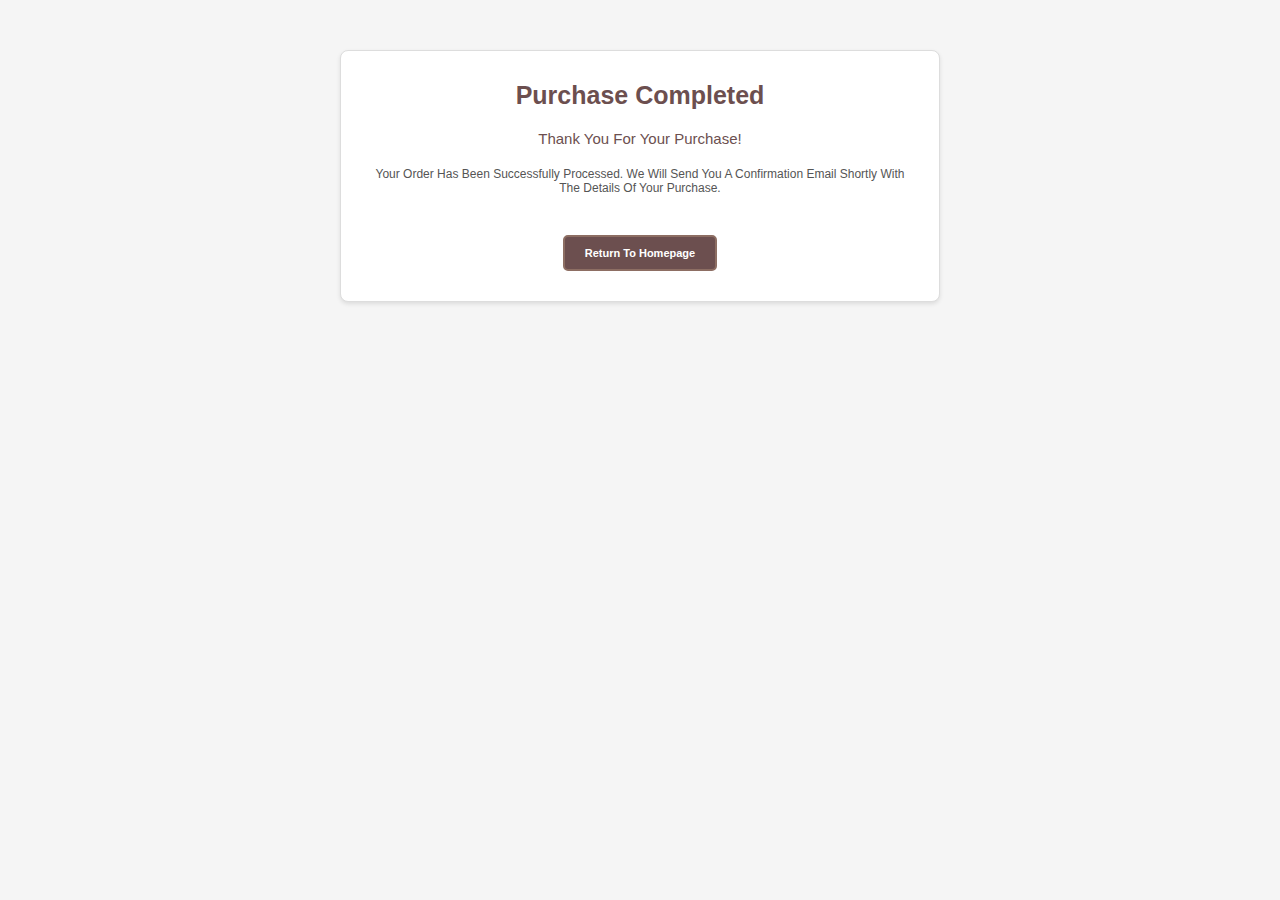
<file: Wormhole RYxJK/purchase_completed.html>
<!DOCTYPE html>
<html lang="en">
<head>
    <meta charset="UTF-8">
    <meta name="viewport" content="width=device-width, initial-scale=1.0">
    <link rel="stylesheet" href="style.css">
    <title>Purchase Completed</title>
    <style>
       /* Inline styles for the purchase completed page */
body {
    font-family: 'Outfit', sans-serif;
    background-color: #f5f5f5;
    color: #333;
    margin: 0;
    padding: 0;
    text-align: center;
}

.purchase-wrapper {
    max-width: 600px;
    margin: 50px auto;
    padding: 30px;
    background: #fff;
    border-radius: 8px;
    box-shadow: 0 2px 4px rgba(0, 0, 0, 0.1);
    border: 1px solid #ddd;
}

.purchase-title {
    font-size: 2.5em; /* Larger font size for the title */
    color: #6c4f4f; /* Vintage brown color for the title */
    margin-bottom: 20px;
    font-weight: 600;
}

.purchase-message {
    font-size: 1.5em; /* Larger font size for the message */
    color: #6c4f4f; /* Vintage brown color for the message */
    margin-bottom: 20px;
}

.purchase-details {
    font-size: 1.2em; /* Larger font size for details */
    color: #555;
    margin-bottom: 30px;
}

.btn {
    display: inline-block;
    padding: 10px 20px;
    color: #fff;
    background-color: #6c4f4f; /* Vintage brown color */
    text-decoration: none;
    border-radius: 5px;
    font-size: 1.1em;
    transition: background-color 0.3s ease;
    font-weight: 600;
}

.btn:hover {
    background-color: #4a3a3a; /* Darker vintage brown color */
}

    </style>
</head>
<body>

    <div class="purchase-wrapper">
        <h1 class="purchase-title">Purchase Completed</h1>
        <p class="purchase-message">Thank you for your purchase!</p>
        <p class="purchase-details">Your order has been successfully processed. We will send you a confirmation email shortly with the details of your purchase.</p>
        <a href="index.html" class="btn">Return to Homepage</a>
    </div>

</body>
</html>
</file>
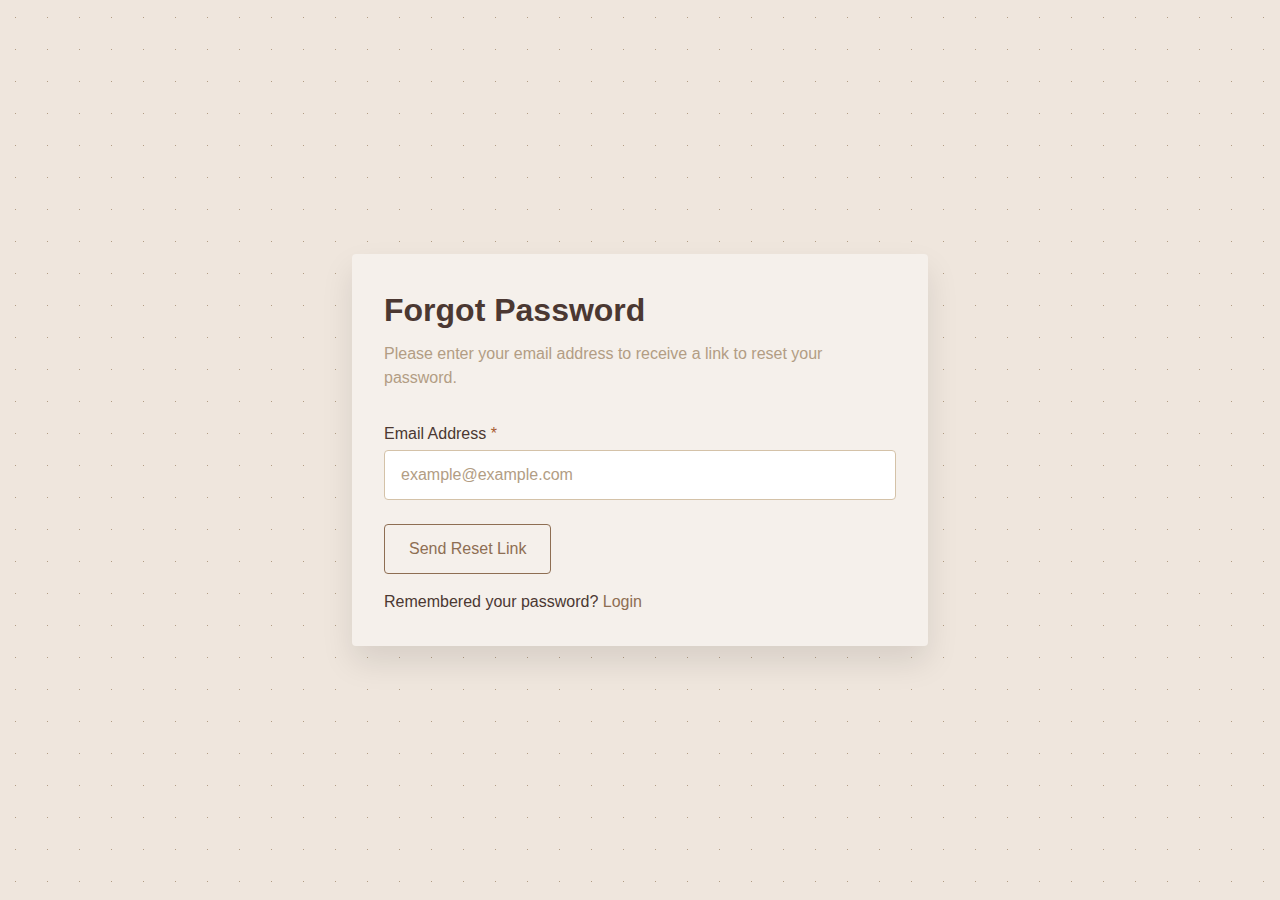
<file: Wormhole RYxJK/signinup/forgot-password.html>
<!DOCTYPE html>
<html lang="en">
<head>
	<meta charset="UTF-8">
	<meta name="viewport" content="width=device-width, initial-scale=1.0">
	<link rel="stylesheet" href="style.css">
	<title>Forgot Password</title>
</head>
<body>

	<div class="form-wrapper">
		<h2 class="form-title">Forgot Password</h2>
		<p class="form-detail">Please enter your email address to receive a link to reset your password.</p>
		<form action="login.html" method="POST">
			<div class="form-group">
				<label for="email" class="required">Email Address</label>
				<input type="email" id="email" placeholder="example@example.com" required>
			</div>
			<button type="submit" class="btn btn-blue mb-4">Send Reset Link</button>
			<p>Remembered your password? <a href="login.html" class="form-link">Login</a></p>
		</form>
	</div>

	<script src="script.js"></script>
</body>
</html>
</file>
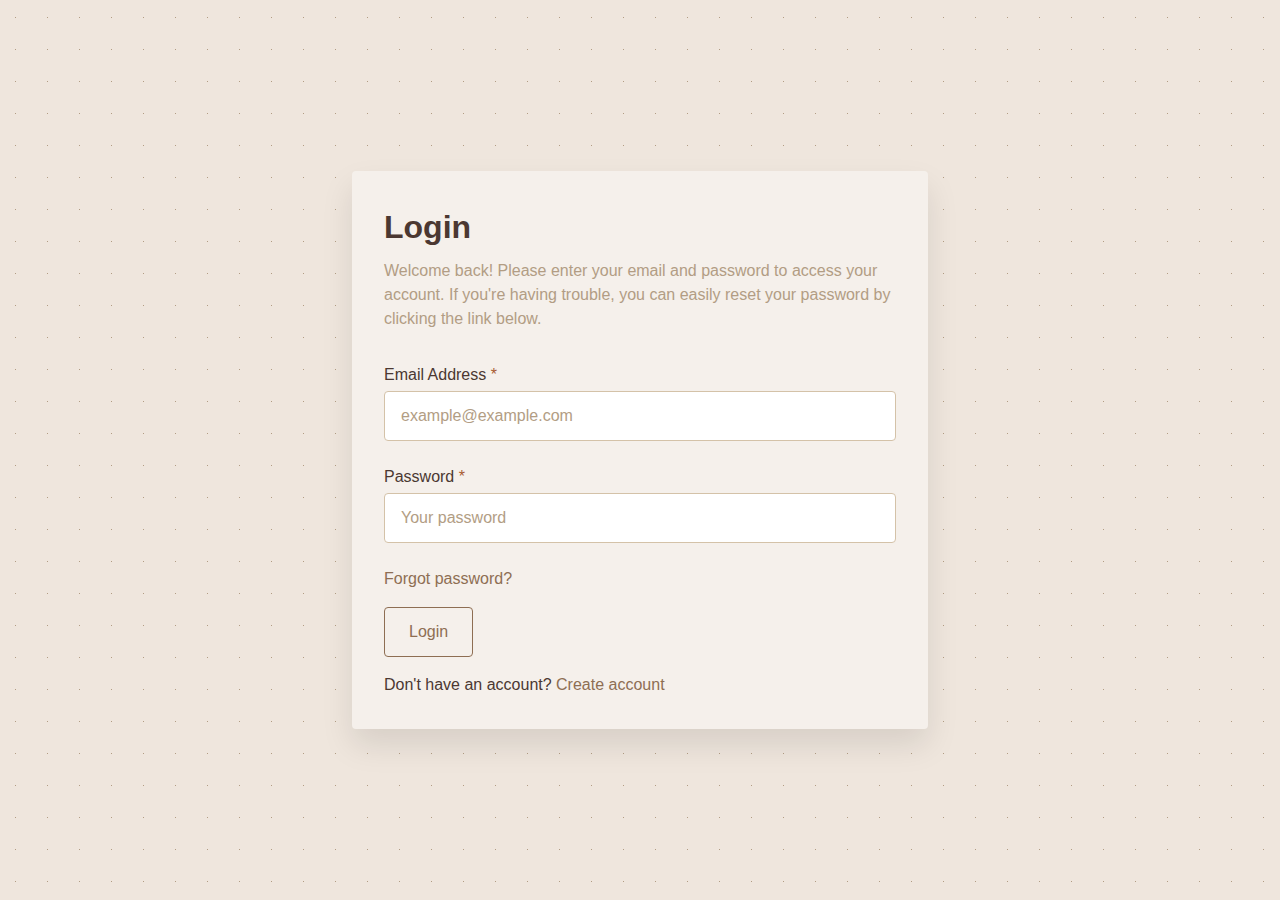
<file: Wormhole RYxJK/signinup/login.html>
<!DOCTYPE html>
<html lang="en">
<head>
    <meta charset="UTF-8">
    <meta name="viewport" content="width=device-width, initial-scale=1.0">
    <link rel="stylesheet" href="style.css">
    <title>Login</title>
    <style>
        .success-message {
            color: #ad5c0f;
            text-align: center;
            margin-bottom: 20px;
            font-size: 1.2em;
        }
    </style>
</head>
<body>

    <div class="form-wrapper">
        <h2 class="form-title">Login</h2>
        <p class="form-detail">Welcome back! Please enter your email and password to access your account. If you're having trouble, you can easily reset your password by clicking the link below.</p>
        
        <div id="success-message" class="success-message" style="display: none;">
            Registration was successful! Please log in.
        </div>
        
        <form action="login.php" method="POST">
            <div class="form-group">
                <label for="email" class="required">Email Address</label>
                <input type="email" id="email" name="email" placeholder="example@example.com" required>
            </div>
            <div class="form-group">
                <label for="password" class="required">Password</label>
                <input type="password" id="password" name="password" placeholder="Your password" required>
            </div>
            <div class="mb-4">
                <a href="forgot-password.html" class="form-link">Forgot password?</a>
            </div>
            <button type="submit" class="btn btn-blue mb-4">Login</button>
            <p>Don't have an account? <a href="register.html" class="form-link">Create account</a></p>
        </form>
        
    </div>
    
    <script src="script.js"></script>
    <script>
        const params = new URLSearchParams(window.location.search);
        if (params.get('registration') === 'success') {
            document.getElementById('success-message').style.display = 'block';
        }
    </script>
</body>
</html>
</file>
<file: Wormhole RYxJK/style.css>
#custom-modal {
  position: fixed;
  top: 50%;
  left: 50%;
  transform: translate(-50%, -50%);
  background-color: #f7f1e3;
  border: 1px solid #c7b299;
  border-radius: 8px;
  padding: 20px;
  z-index: 1000;
  box-shadow: 0 4px 8px rgba(59, 49, 37, 0.3);
  width: 300px;
  text-align: center;
  font-family: 'Poppins', sans-serif;
}

#custom-modal p {
  font-size: 16px;
  color: #4e342e;
}

#custom-modal button {
  border: none;
  border-radius: 5px;
  padding: 10px 20px;
  margin-top: 10px;
  cursor: pointer;
  font-size: 16px;
}

#custom-modal .ok-button {
  background-color: #8d6e63;
  color: #f7f1e3;
}

#custom-modal .cancel-button {
  background-color: #d7ccc8;
  color: #4e342e;
  margin-left: 10px;
}

* {
  font-family: 'Poppins', sans-serif;
  margin: 0;
  padding: 0;
  box-sizing: border-box;
  outline: none;
  border: none;
  text-decoration: none;
  text-transform: capitalize;
  transition: .2s linear;
}

html {
  font-size: 62.5%;
  overflow-x: hidden;
  scroll-behavior: smooth;
  scroll-padding-top: 5rem;
}

html::scrollbar {
  width: 1rem;
}

html::scrollbar-track {
  background: #f7f1e3;
}

html::scrollbar-thumb {
  background: #8d6e63;
}

section {
  padding: 5rem 9%;
}

.btn {
  margin-top: 1rem;
  display: inline-block;
  border: 0.2rem solid #8d6e63;
  color: #8d6e63;
  cursor: pointer;
  background: none;
  font-size: 1.7rem;
  padding: 1rem 3rem;
}

.btn:hover {
  background: #8d6e63;
  color: #f7f1e3;
}

.heading {
  text-align: center;
  margin-bottom: 2.5rem;
  font-size: 4rem;
  color: #4e342e;
}

.header {
  position: fixed;
  top: 0;
  left: 0;
  right: 0;
  padding: 2rem 9%;
  z-index: 1000;
  display: flex;
  align-items: center;
}

.header.active {
  background: #f7f1e3;
  box-shadow: 0 0.5rem 1rem rgba(59, 49, 37, 0.1);
}

.header .logo {
  margin-right: auto;
  font-size: 2.5rem;
  color: #4e342e;
  font-weight: bolder;
}

.header .logo i {
  color: #b0a29e;
}

.header .navbar a {
  margin-left: 2rem;
  font-size: 1.7rem;
  color: #4e342e;
}

.header .navbar a:hover {
  color: #8d6e63;
}

.header .navbar #nav-close {
  font-size: 5rem;
  cursor: pointer;
  color: #4e342e;
  display: none;
}

.header .icons a,
.header .icons div {
  font-size: 2.5rem;
  margin-left: 2rem;
  cursor: pointer;
  color: #4e342e;
}

.header .icons a:hover,
.header .icons div:hover {
  color: #8d6e63;
}

.header #menu-btn {
  display: none;
}

.search-form {
  position: fixed;
  top: 0;
  left: 0;
  height: 100%;
  width: 100%;
  background: rgba(59, 49, 37, .8);
  display: flex;
  align-items: center;
  justify-content: center;
  z-index: 10000;
  transform: translateY(-110%);
}

.search-form.active {
  transform: translateY(0%);
}

.search-form #close-search {
  position: absolute;
  top: 1.5rem;
  right: 2.5rem;
  cursor: pointer;
  color: #f7f1e3;
  font-size: 6rem;
}

.search-form #close-search:hover {
  color: #8d6e63;
}

.search-form form {
  width: 70rem;
  margin: 0 2rem;
  padding-bottom: 2rem;
  border-bottom: 0.2rem solid #f7f1e3;
  display: flex;
  align-items: center;
}

.search-form form input {
  width: 100%;
  font-size: 2rem;
  color: #f7f1e3;
  text-transform: none;
  background: none;
  padding-right: 2rem;
}

.search-form form input::placeholder {
  color: #d7ccc8;
}

.search-form form label {
  font-size: 3rem;
  cursor: pointer;
  color: #f7f1e3;
}

.search-form form label:hover {
  color: #8d6e63;
}

.about {
  background: #e0d7c6;
  display: flex;
  align-items: center;
  flex-wrap: wrap;
  gap: 2rem;
}

.about .image {
  flex: 1 1 42rem;
  padding-right: 5rem;
  padding-bottom: 5rem;
}

.about .image img {
  width: 100%;
  box-shadow: 4rem 4rem rgba(59, 49, 37, 0.1);
}

.about .content {
  flex: 1 1 42rem;
}

.about .content h3 {
  font-size: 3rem;
  color: #8d6e63;
}

.about .content p {
  font-size: 1.5rem;
  color: #4e342e;
  padding: 1rem 0;
  line-height: 2;
}

.shop .slide {
  border: 0.2rem solid #4e342e;
}

.shop .slide:hover .image .icons {
  transform: translateY(0);
}

.shop .slide .image {
  position: relative;
  overflow: hidden;
  height: 30rem;
  width: 100%;
}

.shop .slide .image img {
  height: 100%;
  width: 100%;
  object-fit: cover;
}

.shop .slide .image .icons {
  width: 100%;
  position: absolute;
  bottom: 2rem;
  left: 0;
  text-align: center;
  z-index: 10;
  transform: translateY(7rem);
}

.shop .slide .image .icons a {
  height: 4.5rem;
  width: 4.5rem;
  line-height: 4.5rem;
  font-size: 1.7rem;
  background: #4e342e;
  color: #f7f1e3;
  margin: 0 .2rem;
}

.shop .slide .image .icons a:hover {
  background: #8d6e63;
}

.shop .slide .content {
  padding: 1rem 0;
  text-align: center;
}

.shop .slide .content h3 {
  font-size: 2rem;
  color: #4E342E; /* Vintage brown */
}

.shop .slide .content .price {
  padding: 1rem 0;
  padding-top: .5rem;
  font-size: 2rem;
  color: #8C4D30; /* Vintage copper */
}

.shop .slide .content .stars {
  font-size: 1.7rem;
  color: #4E342E; /* Vintage brown */
}

.packages {
  background: #FAEBD7; /* Antique white */
}

.packages .box-container {
  display: grid;
  grid-template-columns: repeat(auto-fit, minmax(32rem, 1fr));
  gap: 1.5rem;
}

.packages .box-container .box {
  text-align: center;
  background: #FFF8DC; /* Cornsilk */
  border: 0.2rem solid #4E342E; /* Vintage brown */
  box-shadow: 0 0.5rem 1rem rgba(0, 0, 0, 0.1);
  border-radius: .5rem;
}

.packages .box-container .box:hover {
  background: #4E342E; /* Vintage brown */
}

.packages .box-container .box:hover .content > * {
  color: #FFF8DC; /* Cornsilk */
}

.packages .box-container .box:hover .btn {
  border-color: #FFF8DC; /* Cornsilk */
}

.packages .box-container .box:hover .btn:hover {
  background: #FFF8DC; /* Cornsilk */
  color: #4E342E; /* Vintage brown */
}

.packages .box-container .box .image {
  height: 25rem;
  overflow: hidden;
  padding: 2rem;
  padding-bottom: 0;
  border-radius: .5rem;
}

.packages .box-container .box .image img {
  height: 100%;
  width: 100%;
  object-fit: cover;
  border-radius: .5rem;
}

.packages .box-container .box .content {
  padding: 2rem;
}

.packages .box-container .box .content h3 {
  font-size: 2rem;
  color: #4E342E; /* Vintage brown */
}

.packages .box-container .box .content p {
  font-size: 1.5rem;
  color: #4E342E; /* Vintage brown */
  padding: 1rem 0;
  line-height: 2;
}

.packages .box-container .box .content .price {
  font-size: 2rem;
  color: #8C4D30; /* Vintage copper */
}

.services {
  background: #FAEBD7; /* Antique white */
}

.services .box-container {
  display: grid;
  grid-template-columns: repeat(auto-fit, minmax(31rem, 1fr));
  gap: 1.5rem;
}

.services .box-container .box {
  text-align: center;
  padding: 2rem;
  border: 0.2rem solid #4E342E; /* Vintage brown */
  border-radius: .5rem;
  background: #FFF8DC; /* Cornsilk */
}

.services .box-container .box:hover {
  background: #4E342E; /* Vintage brown */
}

.services .box-container .box:hover img {
  filter: invert(1);
}

.services .box-container .box:hover p {
  color: #FFF8DC; /* Cornsilk */
}

.services .box-container .box:hover .btn {
  border-color: #FFF8DC; /* Cornsilk */
  color: #FFF8DC; /* Cornsilk */
}

.services .box-container .box:hover .btn:hover {
  background: #FFF8DC; /* Cornsilk */
  color: #4E342E; /* Vintage brown */
}

.services .box-container .box img {
  height: 10rem;
  margin-bottom: 1rem;
}

.services .box-container .box h3 {
  font-size: 2rem;
  color: #8C4D30; /* Vintage copper */
}

.services .box-container .box p {
  font-size: 1.5rem;
  color: #4E342E; /* Vintage brown */
  padding: 1rem 0;
  line-height: 2;
}

.reviews .slide .text {
  padding: 2rem;
  font-size: 1.5rem;
  font-style: italic;
  background: #FAEBD7; /* Antique white */
  border-radius: .5rem;
  color: #4E342E; /* Vintage brown */
  line-height: 2;
  position: relative;
  z-index: 0;
  margin-bottom: 3rem;
}

.reviews .slide .text::before {
  content: '';
  position: absolute;
  bottom: -1.5rem;
  left: .7rem;
  height: 3rem;
  width: 3rem;
  background: #FAEBD7; /* Antique white */
  transform: rotate(45deg);
}

.reviews .slide .user {
  display: flex;
  align-items: center;
  gap: 1rem;
}

.reviews .slide .user img {
  height: 7rem;
  width: 7rem;
  border-radius: 50%;
}

.reviews .slide .user h3 {
  font-size: 2rem;
  color: #4E342E; /* Vintage brown */
}

.reviews .slide .user span {
  color: #8C4D30; /* Vintage copper */
  font-size: 1.5rem;
}

.blogs .slide {
  text-align: center;
  padding: 2rem;
}

.blogs .slide img {
  height: 25rem;
  width: 100%;
  object-fit: cover;
  border-radius: .5rem;
}

.blogs .slide .icons {
  background: #4E342E; /* Vintage brown */
  border-radius: .5rem;
  padding: 1rem;
  position: relative;
  top: -2rem;
  display: inline-block;
}

.blogs .slide .icons a {
  font-size: 1.4rem;
  color: #FFF8DC; /* Cornsilk */
  margin: 0 1rem;
}

.blogs .slide .icons a:hover {
  color: #8C4D30; /* Vintage copper */
}

.blogs .slide .icons a i {
  padding-right: .5rem;
  color: #8C4D30; /* Vintage copper */
}

.blogs .slide h3 {
  font-size: 2rem;
  color: #4E342E; /* Vintage brown */
}

.blogs .slide p {
  font-size: 1.4rem;
  padding: 1rem 0;
  line-height: 2;
  color: #4E342E; /* Vintage brown */
}

.newsletter {
  background: #FAEBD7; /* Antique white */
}

.newsletter .content {
  max-width: 70rem;
  margin: 1rem auto;
  text-align: center;
}

.newsletter .content p {
  font-size: 1.5rem;
  line-height: 2;
  color: #4E342E; /* Vintage brown */
}

.newsletter .content form {
  margin-top: 2rem;
  background: #FFF8DC; /* Cornsilk */
  border-radius: 5rem;
  border: 0.2rem solid #4E342E; /* Vintage brown */
  padding: .7rem;
  display: flex;
}

.newsletter .content form .email {
  width: 100%;
  background: none;
  text-transform: none;
  font-size: 1.6rem;
  color: #4E342E; /* Vintage brown */
  padding: 0 1.3rem;
}

.newsletter .content form .btn {
  margin-top: 0;
  border-radius: 5rem;
  background: #4E342E; /* Vintage brown */
  color: #FFF8DC; /* Cornsilk */
}

.newsletter .content form .btn:hover {
  background: none;
  color: #4E342E; /* Vintage brown */
}

.clients .slide {
  text-align: center;
}

.clients .slide img {
  height: 12rem;
}

.footer {
  background: linear-gradient(rgba(43, 38, 28, 0.8), rgba(43, 38, 28, 0.8)), url(../images/footer-bg.jpg) no-repeat;
  background-size: cover;
  background-position: center;
  background-attachment: fixed;
}

.footer .box-container {
  display: grid;
  grid-template-columns: repeat(auto-fit, minmax(25rem, 1fr));
  gap: 1.5rem;
}

.footer .box-container .box h3 {
  font-size: 2rem;
  padding: 1.5rem 0;
  color: #f4f1e9;
}

.footer .box-container .box a {
  display: block;
  font-size: 1.4rem;
  color: #f4f1e9;
  padding: 1rem 0;
}

.footer .box-container .box a i {
  color: #bf9000;
  padding-right: .5rem;
}

.footer .box-container .box a:hover {
  color: #bf9000;
}

.footer .box-container .box a:hover i {
  padding-right: 2rem;
}

.footer .credit {
  text-align: center;
  margin-top: 2.5rem;
  padding: 1rem;
  padding-top: 2.5rem;
  font-size: 2rem;
  color: #f4f1e9;
}

.footer .credit span {
  color: #bf9000;
}

@media (max-width: 1200px) {
  .header {
    padding: 2rem;
  }

  section {
    padding: 3rem 2rem;
  }
}

@media (max-width: 991px) {
  html {
    font-size: 55%;
    scroll-padding-top: 7rem;
  }

  .home .box {
    padding: 2rem;
    justify-content: center;
    background-position: right !important;
  }

  .home .box.second {
    justify-content: center;
    background-position: left !important;
  }

  .content {
    text-align: center;
  }

  .content span {
    font-size: 3rem;
  }

  .content h3 {
    font-size: 4rem;
  }
}

@media (max-width: 768px) {
  .header #menu-btn {
    display: inline-block;
  }

  .header .navbar {
    position: fixed;
    top: 0%;
    left: -110%;
    background: #f4f1e9;
    z-index: 10000;
    width: 35rem;
    height: 100%;
    display: flex;
    flex-flow: column;
    align-items: center;
    justify-content: center;
  }

  .header .navbar.active {
    left: 0%;
    box-shadow: 0 0 0 100vw rgba(43, 38, 28, 0.8);
  }

  .header a {
    margin: 1rem 0;
    font-size: 3rem;
  }

  .header .navbar #nav-close {
    display: block;
    position: absolute;
    top: 1rem;
    right: 1.5rem;
  }

  .swiper-button-next::after,
  .swiper-button-prev::after {
    display: none;
  }
}

@media (max-width: 450px) {
  html {
    font-size: 50%;
  }

  .heading {
    font-size: 3rem;
  }
}

.home {
  padding: 0;
}

.home .box {
  min-height: 100vh;
  display: flex;
  align-items: center;
  background-size: cover !important;
  background-position: center !important;
  justify-content: flex-end;
  padding: 2rem 9%;
}

.home .box.second {
  justify-content: flex-start;
}

.home .box .content {
  width: 50rem;
}

.home .box .content span {
  font-size: 4rem;
  color: #2b261c;
}

.home .box .content h3 {
  font-size: 6rem;
  color: #bf9000;
  padding-top: .5rem;
  text-transform: uppercase;
}

.home .box .content p {
  line-height: 2;
  color: #2b261c;
  font-size: 1.5rem;
  padding: 1rem 0;
}

.swiper-button-next::after,
.swiper-button-prev::after {
  font-size: 3rem;
  color: #2b261c;
}

.category .box-container {
  display: grid;
  grid-template-columns: repeat(auto-fit, minmax(29rem, 1fr));
  gap: 1.5rem;
}

.category .box-container .box {
  text-align: center;
  padding: 1rem;
}

.category .box-container .box img {
  height: 20rem;
  width: 20rem;
  border-radius: 50%;
  margin-bottom: 1rem;
}

.category .box-container .box h3 {
  font-size: 2rem;
  color: #bf9000;
}

.category .box-container .box p {
  font-size: 1.5rem;
  color: #2b261c;
  padding: 1rem 0;
  line-height: 2;
}
</file>
<file: Wormhole RYxJK/signinup/style.css>
/* General Styling */
* {
    font-family: 'Outfit', sans-serif;
    box-sizing: border-box;
    margin: 0;
    padding: 0;
    line-height: 1.5;
}

:root {
    --black: #4B3832; /* Rich, deep brown */
    --brown: #8E6E53; /* Classic brown */
    --brown-d-1: #7A5A40; /* Darker shade for hover */
    --grey-l-1: #EFE6DD; /* Soft, vintage cream */
    --grey: #D4C2A8; /* Warm grey */
    --grey-d-1: #B29D84; /* Darker warm grey */
    --yellow: #C19A6B; /* Warm brown-yellow for accents */
    --white: #F5F0EB; /* Warm, vintage white */
    --red: #A85D32; /* Soft, vintage reddish-brown */
}

/* Body */
body {
    display: flex;
    min-height: 100vh;
    justify-content: center;
    align-items: center;
    background: linear-gradient(90deg, var(--grey-l-1) 31px, transparent 1px) 50%, linear-gradient(180deg, var(--grey-l-1) 31px, var(--grey-d-1) 1px) 50%;
    background-size: 32px 32px;
    color: var(--black);
    padding: 0 1rem;
}

/* Hide bottom transition effect */
body::before {
    content: '';
    position: fixed;
    inset: 0;
    transition: bottom .5s cubic-bezier(0.65, 0.05, 0.36, 1);
    background: var(--brown);
    z-index: 9999;
}
body.hide::before {
    bottom: 100%;
}

/* Margins */
.mb-4 {
    margin-bottom: 1rem;
}

/* Buttons */
.btn {
    padding: .75rem 1.5rem;
    background: transparent;
    border: 1px solid var(--brown);
    color: var(--brown);
    border-radius: .25rem;
    font-size: 1rem;
    font-weight: 500;
    cursor: pointer;
    transition: background .2s, color .2s;
}
.btn-brown {
    background: var(--brown);
    color: var(--white);
    border: none; /* Remove border for brown buttons */
}
.btn-brown:hover {
    background: var(--brown-d-1);
    color: var(--white);
}

/* Form Styles */
.form-wrapper {
    padding: 2rem;
    background: var(--white);
    border-radius: .25rem;
    max-width: 576px;
    width: 100%;
    box-shadow: 0 1rem 2rem rgba(0, 0, 0, .1); /* Slightly more vintage shadow */
    margin: 1rem 0;
}
.form-title {
    font-size: 2rem;
    margin-bottom: .5rem;
    font-weight: 600;
    color: var(--black);
}
.form-detail {
    color: var(--grey-d-1);
    margin-bottom: 2rem;
}
.form-group {
    margin-bottom: 1.5rem;
}
.form-group input {
    width: 100%;
    padding: .75rem 1rem;
    border: 1px solid var(--grey);
    outline: none;
    border-radius: .25rem;
    font-size: 1rem;
}
.form-group input:focus,
.form-group input:not(:placeholder-shown) {
    background: var(--grey-l-1);
}
.form-group input::placeholder {
    color: var(--grey-d-1);
}
.form-group label {
    display: inline-block;
    margin-bottom: .25rem;
}
label.required::after {
    content: ' *';
    color: var(--red);
}
.form-link {
    color: var(--brown);
    text-decoration: none;
}
.form-link:hover {
    text-decoration: underline;
}
</file>
